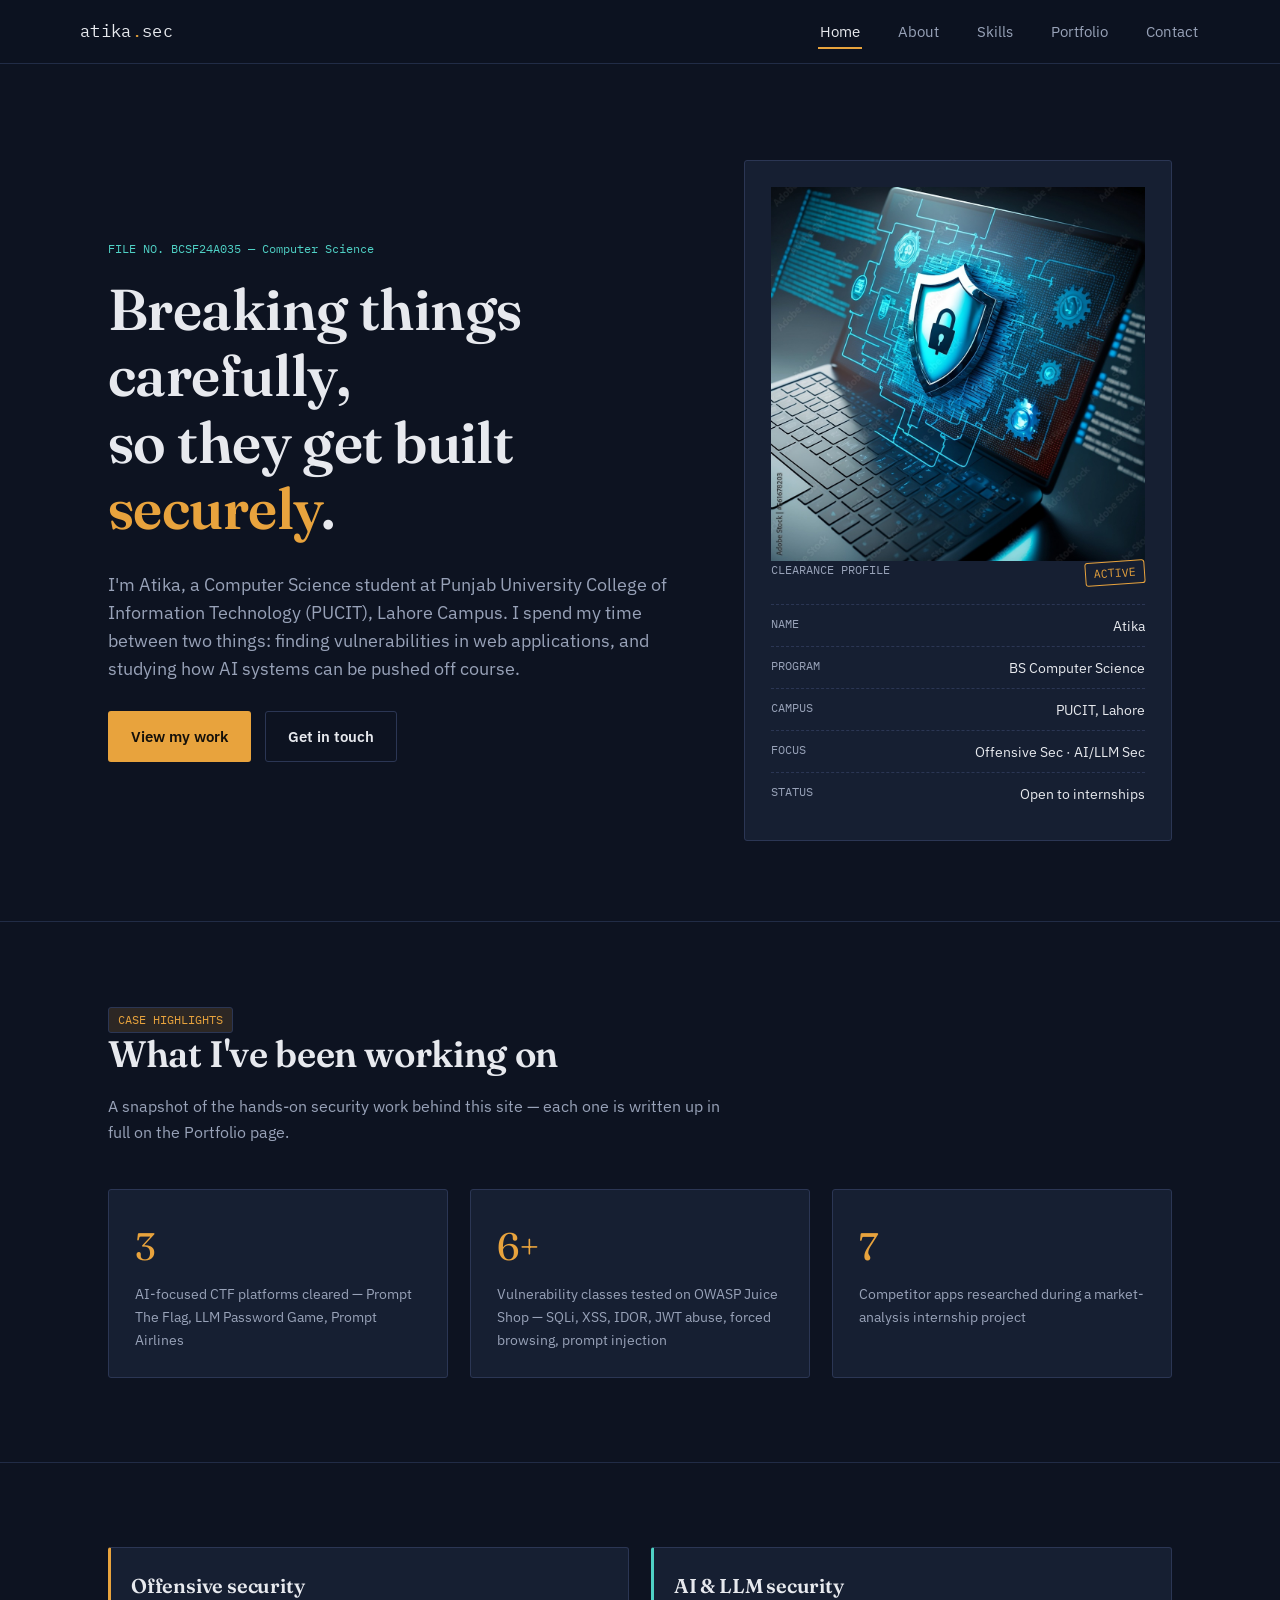
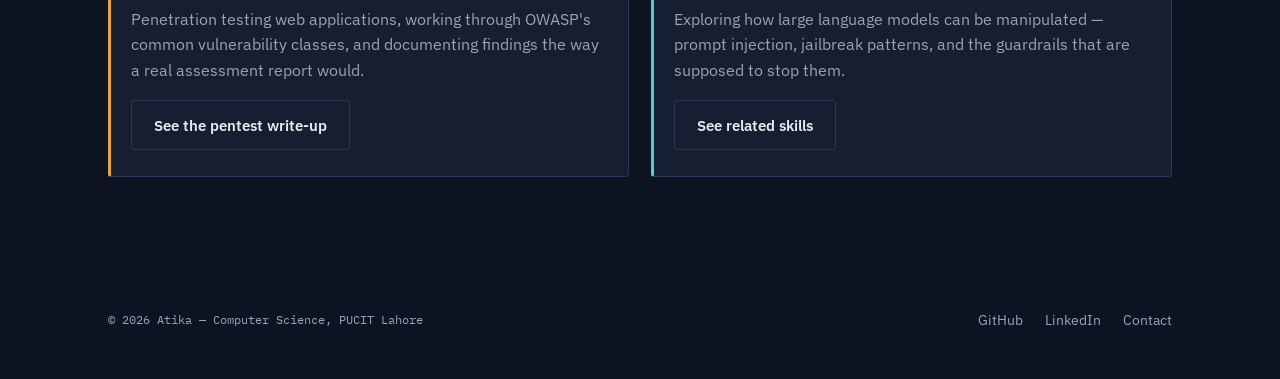
<file: index.html>
<!DOCTYPE html>
<html lang="en">
<head>
<meta charset="UTF-8">
<meta name="viewport" content="width=device-width, initial-scale=1.0">
<title>Atika — Computer Science Student</title>
<meta name="description" content="Portfolio of Atika, an Computer Science student focused on offensive security and AI/LLM security research.">
<link rel="preconnect" href="https://fonts.googleapis.com">
<link href="https://fonts.googleapis.com/css2?family=Fraunces:opsz,wght@9..144,300;9..144,600&family=IBM+Plex+Mono:wght@400;500&family=IBM+Plex+Sans:wght@400;500;600&display=swap" rel="stylesheet">
<link rel="stylesheet" href="css/style.css">
</head>
<body>
<a href="#main-content" class="skip-link">Skip to main content</a>
<header class="site-header">
  <nav class="nav container">
    <a href="index.html" class="brand">atika<span class="dot">.</span>sec</a>
    <button class="nav-toggle" aria-label="Toggle navigation" aria-expanded="false">
      <span></span><span></span><span></span>
    </button>
    <ul class="nav-links">
      <li><a href="index.html">Home</a></li>
      <li><a href="about.html">About</a></li>
      <li><a href="skills.html">Skills</a></li>
      <li><a href="portfolio.html">Portfolio</a></li>
      <li><a href="contact.html">Contact</a></li>
    </ul>
  </nav>
</header>

<main id="main-content">

  <section class="hero">
    <div class="container hero-grid">
      <div>
        <div class="hero-eyebrow">FILE NO. BCSF24A035 — Computer Science</div>
        <h1>Breaking things carefully,<br>so they get built <em>securely</em>.</h1>
        <p class="lead">I'm Atika, a Computer Science student at Punjab University College of Information Technology (PUCIT), Lahore Campus. I spend my time between two things: finding vulnerabilities in web applications, and studying how AI systems can be pushed off course.</p>
        <div class="hero-actions">
          <a href="portfolio.html" class="btn btn-primary">View my work</a>
          <a href="contact.html" class="btn btn-outline">Get in touch</a>
        </div>
      </div>

      <div class="badge">
           <img src="images/cyber-defense.jpg" 
         alt="Cybersecurity protection concept">
        <div class="badge-row">
          <span>CLEARANCE PROFILE</span>
          <span class="stamp">ACTIVE</span>
        </div>
        <div class="badge-field"><span>NAME</span><span>Atika</span></div>
        <div class="badge-field"><span>PROGRAM</span><span>BS Computer Science</span></div>
        <div class="badge-field"><span>CAMPUS</span><span>PUCIT, Lahore</span></div>
        <div class="badge-field"><span>FOCUS</span><span>Offensive Sec · AI/LLM Sec</span></div>
        <div class="badge-field"><span>STATUS</span><span>Open to internships</span></div>
      </div>
    </div>
  </section>

  <section>
    <div class="container">
      <div class="section-head">
        <div class="ref-tag">CASE HIGHLIGHTS</div>
        <h2>What I've been working on</h2>
        <p>A snapshot of the hands-on security work behind this site — each one is written up in full on the Portfolio page.</p>
      </div>

      <div class="grid-3">
        <div class="panel">
          <div class="stat-num">3</div>
          <div class="stat-label">AI-focused CTF platforms cleared — Prompt The Flag, LLM Password Game, Prompt Airlines</div>
        </div>
        <div class="panel">
          <div class="stat-num">6+</div>
          <div class="stat-label">Vulnerability classes tested on OWASP Juice Shop — SQLi, XSS, IDOR, JWT abuse, forced browsing, prompt injection</div>
        </div>
        <div class="panel">
          <div class="stat-num">7</div>
          <div class="stat-label">Competitor apps researched during a market-analysis internship project</div>
        </div>
      </div>
    </div>
  </section>

  <section>
    <div class="container">
      <div class="grid-2">
        <div class="panel interest-card">
          <h3>Offensive security</h3>
          <p>Penetration testing web applications, working through OWASP's common vulnerability classes, and documenting findings the way a real assessment report would.</p>
          <a href="portfolio.html" class="btn btn-outline">See the pentest write-up</a>
        </div>
        <div class="panel interest-card alt">
          <h3>AI &amp; LLM security</h3>
          <p>Exploring how large language models can be manipulated — prompt injection, jailbreak patterns, and the guardrails that are supposed to stop them.</p>
          <a href="skills.html" class="btn btn-outline">See related skills</a>
        </div>
      </div>
    </div>
  </section>

</main>

<footer class="site-footer">
  <div class="container footer-grid">
    <div class="footer-note">© 2026 Atika — Computer Science, PUCIT Lahore</div>
    <ul class="footer-links">
      <li><a href="https://github.com/" target="_blank" rel="noopener">GitHub</a></li>
      <li><a href="https://linkedin.com/" target="_blank" rel="noopener">LinkedIn</a></li>
      <li><a href="contact.html">Contact</a></li>
    </ul>
  </div>
</footer>

<button id="toTop" class="to-top" aria-label="Back to top">↑</button>

<script src="js/main.js"></script>
</body>
</html>
</file>
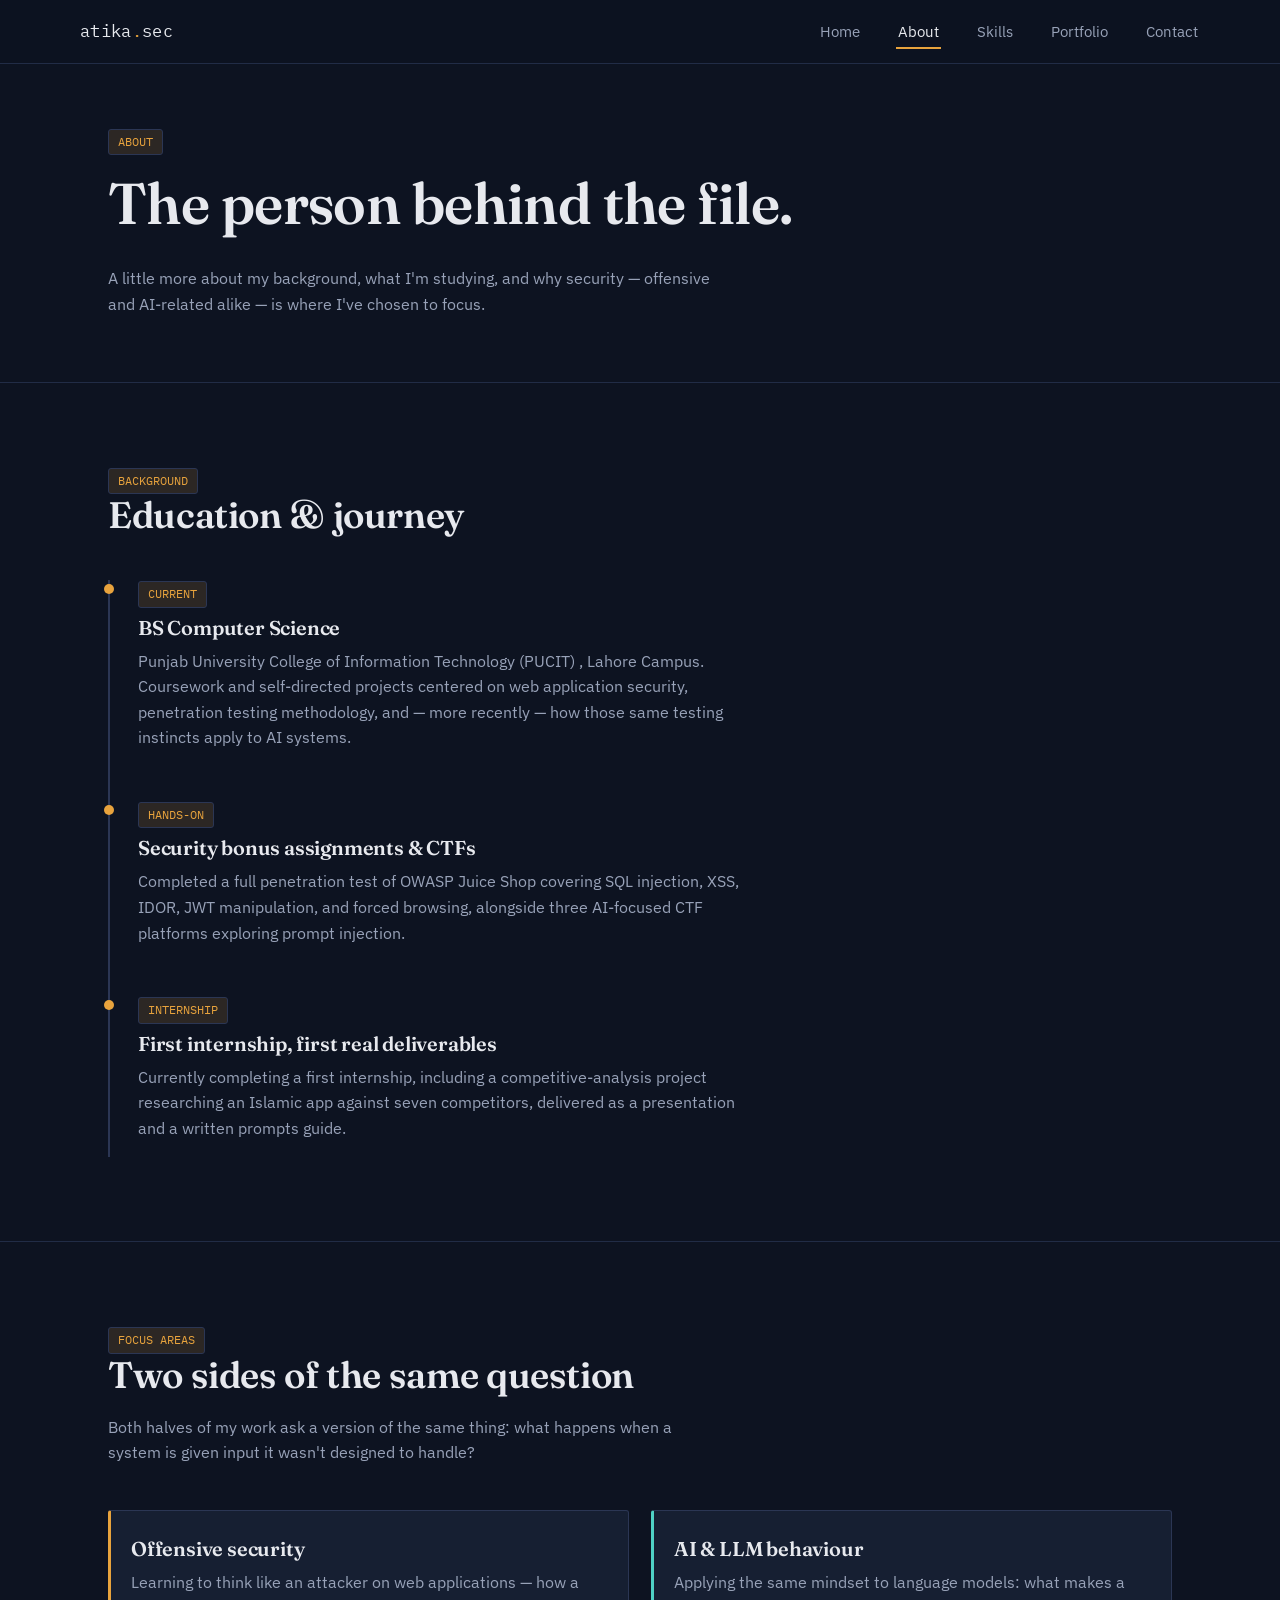
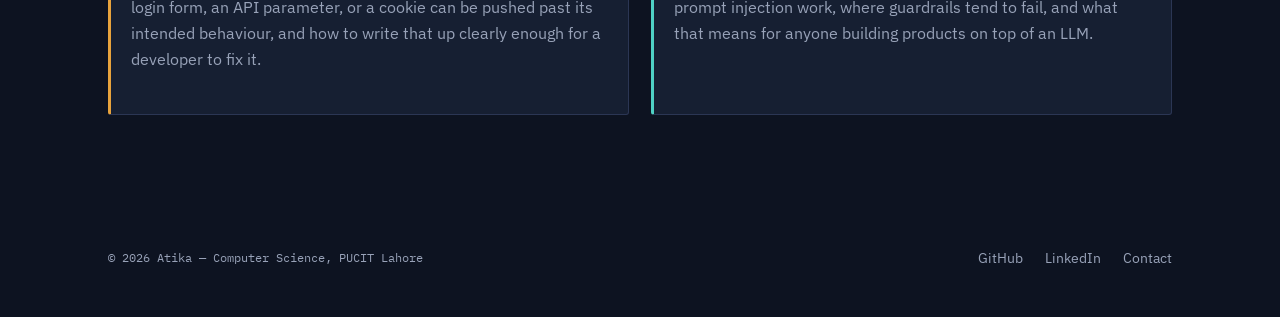
<file: about.html>
<!DOCTYPE html>
<html lang="en">
<head>
<meta charset="UTF-8">
<meta name="viewport" content="width=device-width, initial-scale=1.0">
<title>About — Atika</title>
<meta name="description" content="About Atika, a Computer Science student at Punjab University College of Information Technology (PUCIT), Lahore Campus.">
<link rel="preconnect" href="https://fonts.googleapis.com">
<link href="https://fonts.googleapis.com/css2?family=Fraunces:opsz,wght@9..144,300;9..144,600&family=IBM+Plex+Mono:wght@400;500&family=IBM+Plex+Sans:wght@400;500;600&display=swap" rel="stylesheet">
<link rel="stylesheet" href="css/style.css">
</head>
<body>
<a href="#main-content" class="skip-link">Skip to main content</a>
<header class="site-header">
  <nav class="nav container">
    <a href="index.html" class="brand">atika<span class="dot">.</span>sec</a>
    <button class="nav-toggle" aria-label="Toggle navigation" aria-expanded="false">
      <span></span><span></span><span></span>
    </button>
    <ul class="nav-links">
      <li><a href="index.html">Home</a></li>
      <li><a href="about.html">About</a></li>
      <li><a href="skills.html">Skills</a></li>
      <li><a href="portfolio.html">Portfolio</a></li>
      <li><a href="contact.html">Contact</a></li>
    </ul>
  </nav>
</header>

<main id="main-content">

  <section class="page-hero">
    <div class="container">
      <div class="ref-tag">ABOUT</div>
      <h1>The person behind the file.</h1>
      <p class="lead">A little more about my background, what I'm studying, and why security — offensive and AI-related alike — is where I've chosen to focus.</p>
    </div>
  </section>

  <section>
    <div class="container">
      <div class="section-head">
        <div class="ref-tag">BACKGROUND</div>
        <h2>Education &amp; journey</h2>
      </div>
      <div class="timeline">
        <div class="timeline-item">
          <div class="ref-tag">CURRENT</div>
          <h3>BS Computer Science</h3>
          <p>Punjab University College of Information Technology (PUCIT) , Lahore Campus. Coursework and self-directed projects centered on web application security, penetration testing methodology, and — more recently — how those same testing instincts apply to AI systems.</p>
        </div>
        <div class="timeline-item">
          <div class="ref-tag">HANDS-ON</div>
          <h3>Security bonus assignments &amp; CTFs</h3>
          <p>Completed a full penetration test of OWASP Juice Shop covering SQL injection, XSS, IDOR, JWT manipulation, and forced browsing, alongside three AI-focused CTF platforms exploring prompt injection.</p>
        </div>
        <div class="timeline-item">
          <div class="ref-tag">INTERNSHIP</div>
          <h3>First internship, first real deliverables</h3>
          <p>Currently completing a first internship, including a competitive-analysis project researching an Islamic app against seven competitors, delivered as a presentation and a written prompts guide.</p>
        </div>
      </div>
    </div>
  </section>

  <section>
    <div class="container">
      <div class="section-head">
        <div class="ref-tag">FOCUS AREAS</div>
        <h2>Two sides of the same question</h2>
        <p>Both halves of my work ask a version of the same thing: what happens when a system is given input it wasn't designed to handle?</p>
      </div>
      <div class="grid-2">
        <div class="panel interest-card">
          <h3>Offensive security</h3>
          <p>Learning to think like an attacker on web applications — how a login form, an API parameter, or a cookie can be pushed past its intended behaviour, and how to write that up clearly enough for a developer to fix it.</p>
        </div>
        <div class="panel interest-card alt">
          <h3>AI &amp; LLM behaviour</h3>
          <p>Applying the same mindset to language models: what makes a prompt injection work, where guardrails tend to fail, and what that means for anyone building products on top of an LLM.</p>
        </div>
      </div>
    </div>
  </section>

</main>

<footer class="site-footer">
  <div class="container footer-grid">
    <div class="footer-note">© 2026 Atika — Computer Science, PUCIT Lahore</div>
    <ul class="footer-links">
      <li><a href="https://github.com/" target="_blank" rel="noopener">GitHub</a></li>
      <li><a href="https://linkedin.com/" target="_blank" rel="noopener">LinkedIn</a></li>
      <li><a href="contact.html">Contact</a></li>
    </ul>
  </div>
</footer>

<button id="toTop" class="to-top" aria-label="Back to top">↑</button>

<script src="js/main.js"></script>
</body>
</html>
</file>
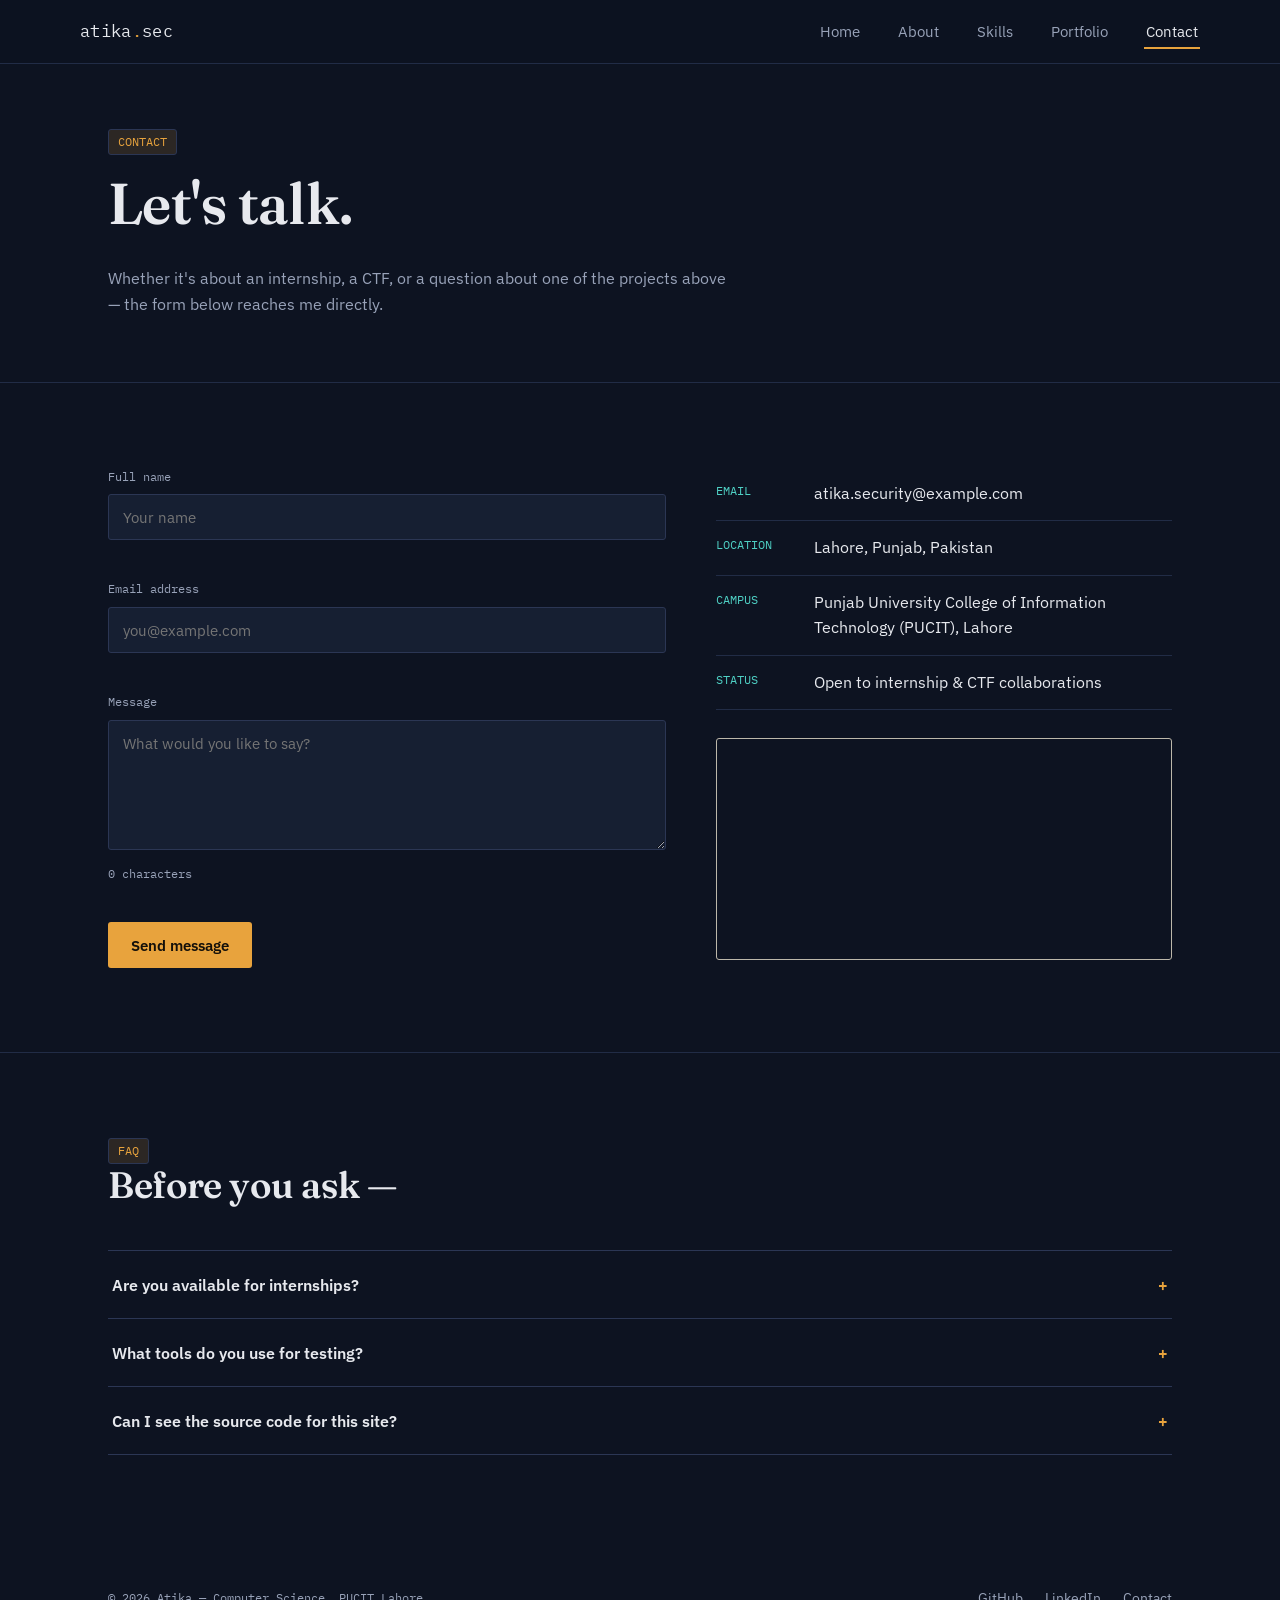
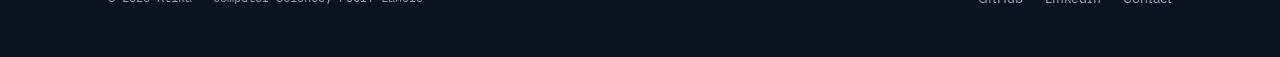
<file: contact.html>
<!DOCTYPE html>
<html lang="en">
<head>
<meta charset="UTF-8">
<meta name="viewport" content="width=device-width, initial-scale=1.0">
<title>Contact — Atika</title>
<meta name="description" content="Get in touch with Atika — Computer Science student at Punjab University College of Information Technology (PUCIT), Lahore.">
<link rel="preconnect" href="https://fonts.googleapis.com">
<link href="https://fonts.googleapis.com/css2?family=Fraunces:opsz,wght@9..144,300;9..144,600&family=IBM+Plex+Mono:wght@400;500&family=IBM+Plex+Sans:wght@400;500;600&display=swap" rel="stylesheet">
<link rel="stylesheet" href="css/style.css">
</head>
<body>
<a href="#main-content" class="skip-link">Skip to main content</a>
<header class="site-header">
  <nav class="nav container">
    <a href="index.html" class="brand">atika<span class="dot">.</span>sec</a>
    <button class="nav-toggle" aria-label="Toggle navigation" aria-expanded="false">
      <span></span><span></span><span></span>
    </button>
    <ul class="nav-links">
      <li><a href="index.html">Home</a></li>
      <li><a href="about.html">About</a></li>
      <li><a href="skills.html">Skills</a></li>
      <li><a href="portfolio.html">Portfolio</a></li>
      <li><a href="contact.html">Contact</a></li>
    </ul>
  </nav>
</header>

<main id="main-content">

  <section class="page-hero">
    <div class="container">
      <div class="ref-tag">CONTACT</div>
      <h1>Let's talk.</h1>
      <p class="lead">Whether it's about an internship, a CTF, or a question about one of the projects above — the form below reaches me directly.</p>
    </div>
  </section>

  <section>
    <div class="container form-grid">

      <div>
        <form id="contactForm" novalidate>
          <div class="field">
            <label for="name">Full name</label>
            <input type="text" id="name" name="name" placeholder="Your name">
            <div class="field-error"></div>
          </div>

          <div class="field">
            <label for="email">Email address</label>
            <input type="text" id="email" name="email" placeholder="you@example.com">
            <div class="field-error"></div>
          </div>

          <div class="field">
            <label for="message">Message</label>
            <textarea id="message" name="message" placeholder="What would you like to say?"></textarea>
             <div class="char-count" id="charCount">0 characters</div>
            <div class="field-error"></div>
          </div>

          <button type="submit" class="btn btn-primary">Send message</button>
          <div id="formStatus" class="form-status" role="status"></div>
        </form>
      </div>

      <div>
        <ul class="contact-info-list">
          <li><span class="k">EMAIL</span><span>atika.security@example.com</span></li>
          <li><span class="k">LOCATION</span><span>Lahore, Punjab, Pakistan</span></li>
          <li><span class="k">CAMPUS</span><span>Punjab University College of Information Technology (PUCIT), Lahore</span></li>
          <li><span class="k">STATUS</span><span>Open to internship &amp; CTF collaborations</span></li>
        </ul>

        <div class="map-frame">
          <iframe
            src="https://maps.google.com/maps?q=Lahore%2C%20Pakistan&t=&z=11&ie=UTF8&output=embed"
            loading="lazy"
            title="Map showing Lahore, Pakistan">
          </iframe>
        </div>
      </div>

    </div>
  </section>

  <section>
    <div class="container">
      <div class="section-head">
        <div class="ref-tag">FAQ</div>
        <h2>Before you ask —</h2>
      </div>

      <div class="accordion">
        <div class="acc-item">
          <button class="acc-trigger" aria-expanded="false">
            <span>Are you available for internships?</span>
            <span class="plus">+</span>
          </button>
          <div class="acc-panel">
            <p>Yes — I'm currently completing my first internship and I'm open to further opportunities, particularly in application security or AI safety research.</p>
          </div>
        </div>

        <div class="acc-item">
          <button class="acc-trigger" aria-expanded="false">
            <span>What tools do you use for testing?</span>
            <span class="plus">+</span>
          </button>
          <div class="acc-panel">
            <p>My testing so far has been on deliberately vulnerable targets like OWASP Juice Shop, working through browser dev tools, manual request tampering, and structured CTF platforms for the AI-focused work.</p>
          </div>
        </div>

        <div class="acc-item">
          <button class="acc-trigger" aria-expanded="false">
            <span>Can I see the source code for this site?</span>
            <span class="plus">+</span>
          </button>
          <div class="acc-panel">
            <p>Yes — the full project, including commit history and feature branches, is on GitHub. The link is in the footer.</p>
          </div>
        </div>
      </div>
    </div>
  </section>

</main>

<footer class="site-footer">
  <div class="container footer-grid">
    <div class="footer-note">© 2026 Atika — Computer Science, PUCIT Lahore</div>
    <ul class="footer-links">
      <li><a href="https://github.com/" target="_blank" rel="noopener">GitHub</a></li>
      <li><a href="https://linkedin.com/" target="_blank" rel="noopener">LinkedIn</a></li>
      <li><a href="contact.html">Contact</a></li>
    </ul>
  </div>
</footer>

<button id="toTop" class="to-top" aria-label="Back to top">↑</button>

<script src="js/main.js"></script>
</body>
</html>
</file>
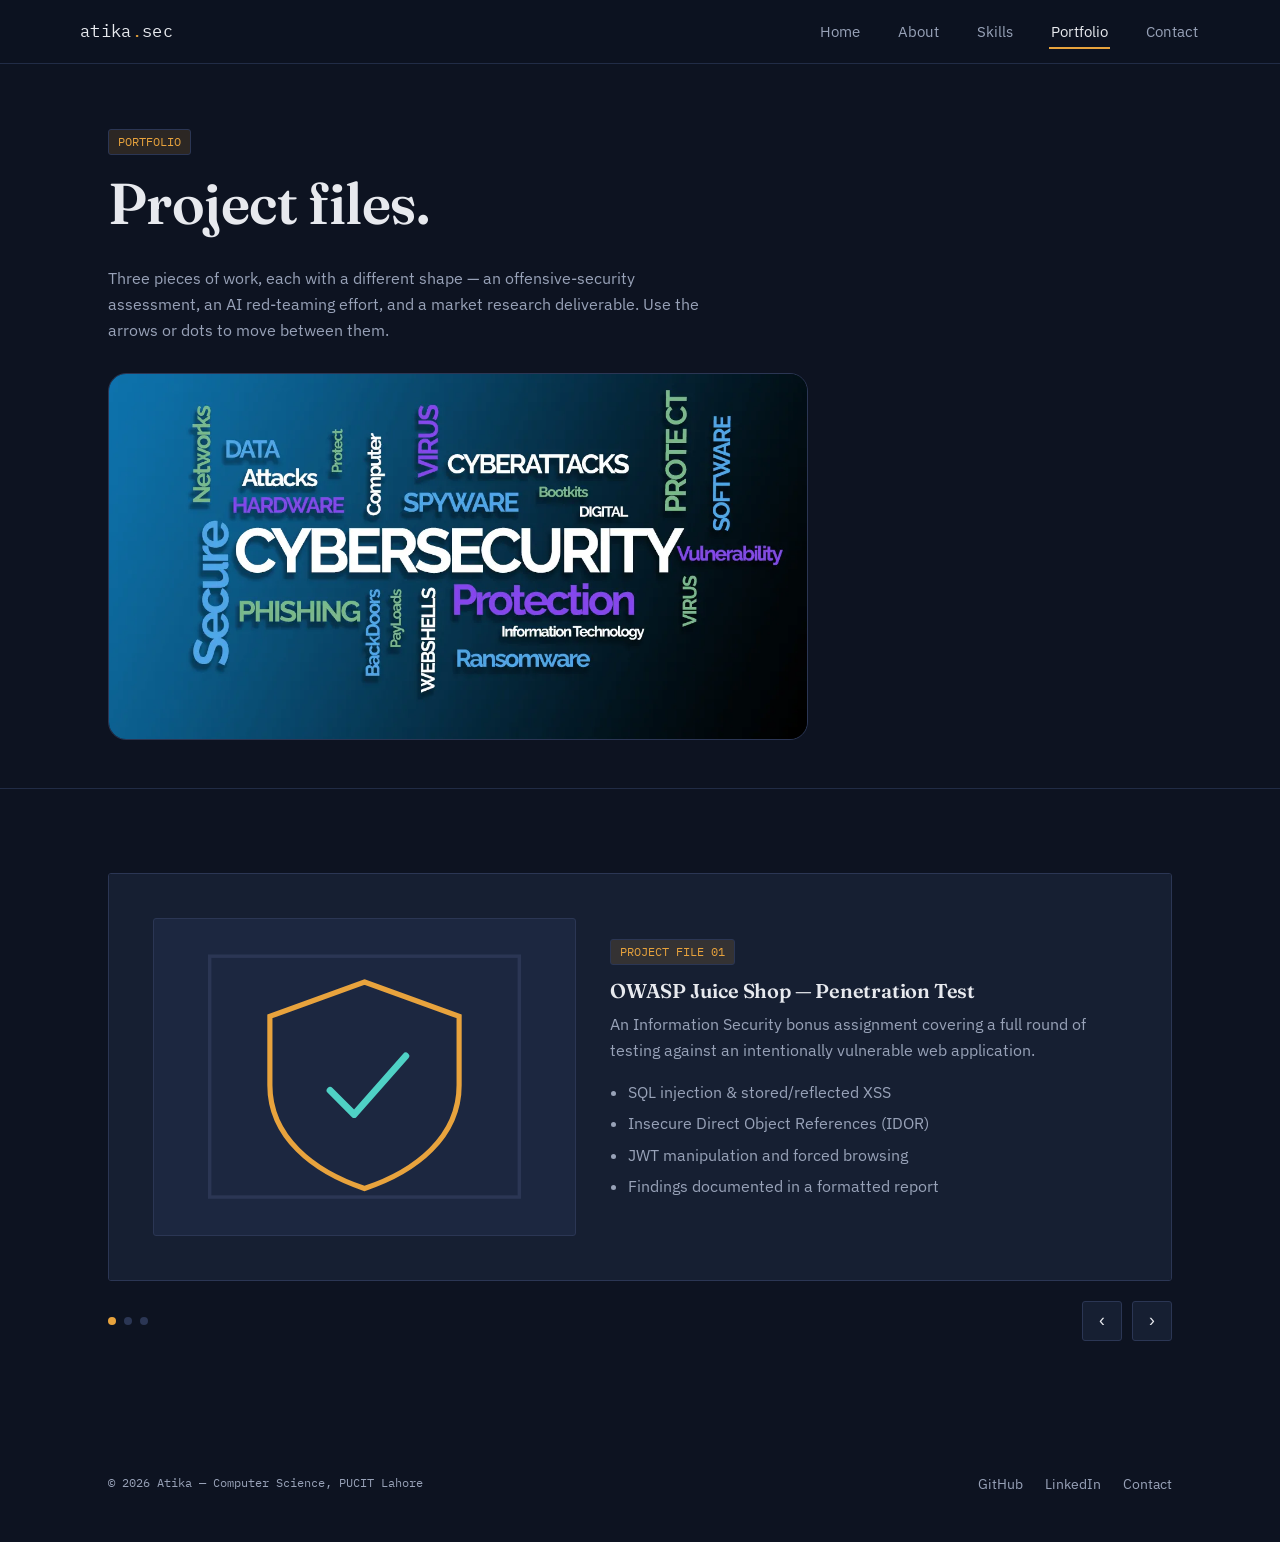
<file: portfolio.html>
<!DOCTYPE html>
<html lang="en">
<head>
<meta charset="UTF-8">
<meta name="viewport" content="width=device-width, initial-scale=1.0">
<title>Portfolio — Atika</title>
<meta name="description" content="Security and research projects by Atika: penetration testing, AI CTF challenges, and a competitive market analysis.">
<link rel="preconnect" href="https://fonts.googleapis.com">
<link href="https://fonts.googleapis.com/css2?family=Fraunces:opsz,wght@9..144,300;9..144,600&family=IBM+Plex+Mono:wght@400;500&family=IBM+Plex+Sans:wght@400;500;600&display=swap" rel="stylesheet">
<link rel="stylesheet" href="css/style.css">
</head>
<body>
<a href="#main-content" class="skip-link">Skip to main content</a>
<header class="site-header">
  <nav class="nav container">
    <a href="index.html" class="brand">atika<span class="dot">.</span>sec</a>
    <button class="nav-toggle" aria-label="Toggle navigation" aria-expanded="false">
      <span></span><span></span><span></span>
    </button>
    <ul class="nav-links">
      <li><a href="index.html">Home</a></li>
      <li><a href="about.html">About</a></li>
      <li><a href="skills.html">Skills</a></li>
      <li><a href="portfolio.html">Portfolio</a></li>
      <li><a href="contact.html">Contact</a></li>
    </ul>
  </nav>
</header>

<main id="main-content">

  <section class="page-hero">
    <div class="container">
      <div class="ref-tag">PORTFOLIO</div>
      <h1>Project files.</h1>
      <p class="lead">Three pieces of work, each with a different shape — an offensive-security assessment, an AI red-teaming effort, and a market research deliverable. Use the arrows or dots to move between them.</p>
         <img src="images/security-overview.webp"
           alt="Cybersecurity overview"
           class="portfolio-image">
    </div>
  </section>

  <section>
    <div class="container">

      <div class="carousel">
        <div class="carousel-track-wrap">
          <div class="carousel-track">

            <div class="slide">
              <div class="slide-visual">
                <svg viewBox="0 0 200 160" xmlns="http://www.w3.org/2000/svg">
                  <rect x="10" y="10" width="180" height="140" fill="none" stroke="var(--border)" stroke-width="2"/>
                  <path d="M100 25 L155 45 V85 C155 115 130 135 100 145 C70 135 45 115 45 85 V45 Z" fill="none" stroke="var(--accent)" stroke-width="3"/>
                  <path d="M80 88 L94 102 L124 68" fill="none" stroke="var(--teal)" stroke-width="4" stroke-linecap="round" stroke-linejoin="round"/>
                </svg>
              </div>
              <div class="slide-body">
                <div class="ref-tag">PROJECT FILE 01</div>
                <h3>OWASP Juice Shop — Penetration Test</h3>
                <p>An Information Security bonus assignment covering a full round of testing against an intentionally vulnerable web application.</p>
                <ul>
                  <li>SQL injection &amp; stored/reflected XSS</li>
                  <li>Insecure Direct Object References (IDOR)</li>
                  <li>JWT manipulation and forced browsing</li>
                  <li>Findings documented in a formatted report</li>
                </ul>
              </div>
            </div>

            <div class="slide">
              <div class="slide-visual">
                <svg viewBox="0 0 200 160" xmlns="http://www.w3.org/2000/svg">
                  <rect x="10" y="10" width="180" height="140" fill="none" stroke="var(--border)" stroke-width="2"/>
                  <path d="M40 45 h95 a12 12 0 0 1 12 12 v38 a12 12 0 0 1 -12 12 H75 l-22 18 v-18 H40 a12 12 0 0 1 -12 -12 V57 a12 12 0 0 1 12 -12 Z" fill="none" stroke="var(--accent)" stroke-width="3"/>
                  <text x="55" y="83" font-family="IBM Plex Mono, monospace" font-size="16" fill="var(--teal)">&lt;/&gt;</text>
                </svg>
              </div>
              <div class="slide-body">
                <div class="ref-tag">PROJECT FILE 02</div>
                <h3>AI-Focused CTF Challenges</h3>
                <p>Three capture-the-flag platforms built around large language models, exploring how far a crafted prompt can push a model off its intended behaviour.</p>
                <ul>
                  <li>Prompt The Flag</li>
                  <li>LLM Password Game</li>
                  <li>Prompt Airlines</li>
                  <li>Focus: prompt injection &amp; guardrail evasion</li>
                </ul>
              </div>
            </div>

            <div class="slide">
              <div class="slide-visual">
                <svg viewBox="0 0 200 160" xmlns="http://www.w3.org/2000/svg">
                  <rect x="10" y="10" width="180" height="140" fill="none" stroke="var(--border)" stroke-width="2"/>
                  <line x1="35" y1="125" x2="165" y2="125" stroke="var(--border)" stroke-width="2"/>
                  <rect x="48" y="90" width="16" height="35" fill="var(--teal)"/>
                  <rect x="76" y="65" width="16" height="60" fill="var(--accent)"/>
                  <rect x="104" y="80" width="16" height="45" fill="var(--teal)"/>
                  <rect x="132" y="50" width="16" height="75" fill="var(--accent)"/>
                </svg>
              </div>
              <div class="slide-body">
                <div class="ref-tag">PROJECT FILE 03</div>
                <h3>Competitive Analysis — Deen App</h3>
                <p>An internship deliverable researching an Islamic app against seven established competitors to surface positioning and feature gaps.</p>
                <ul>
                  <li>Benchmarked against Muslim Pro, Quran Majeed, Athan &amp; others</li>
                  <li>Delivered as an 11-slide presentation</li>
                  <li>Accompanied by a written prompts guide</li>
                </ul>
              </div>
            </div>

          </div>
        </div>

        <div class="carousel-controls">
          <div class="carousel-dots"></div>
          <div class="carousel-arrows">
            <button class="carousel-arrow prev" aria-label="Previous project">‹</button>
            <button class="carousel-arrow next" aria-label="Next project">›</button>
          </div>
        </div>
      </div>

    </div>
  </section>

</main>

<footer class="site-footer">
  <div class="container footer-grid">
    <div class="footer-note">© 2026 Atika — Computer Science, PUCIT Lahore</div>
    <ul class="footer-links">
      <li><a href="https://github.com/" target="_blank" rel="noopener">GitHub</a></li>
      <li><a href="https://linkedin.com/" target="_blank" rel="noopener">LinkedIn</a></li>
      <li><a href="contact.html">Contact</a></li>
    </ul>
  </div>
</footer>

<button id="toTop" class="to-top" aria-label="Back to top">↑</button>

<script src="js/main.js"></script>
</body>
</html>
</file>
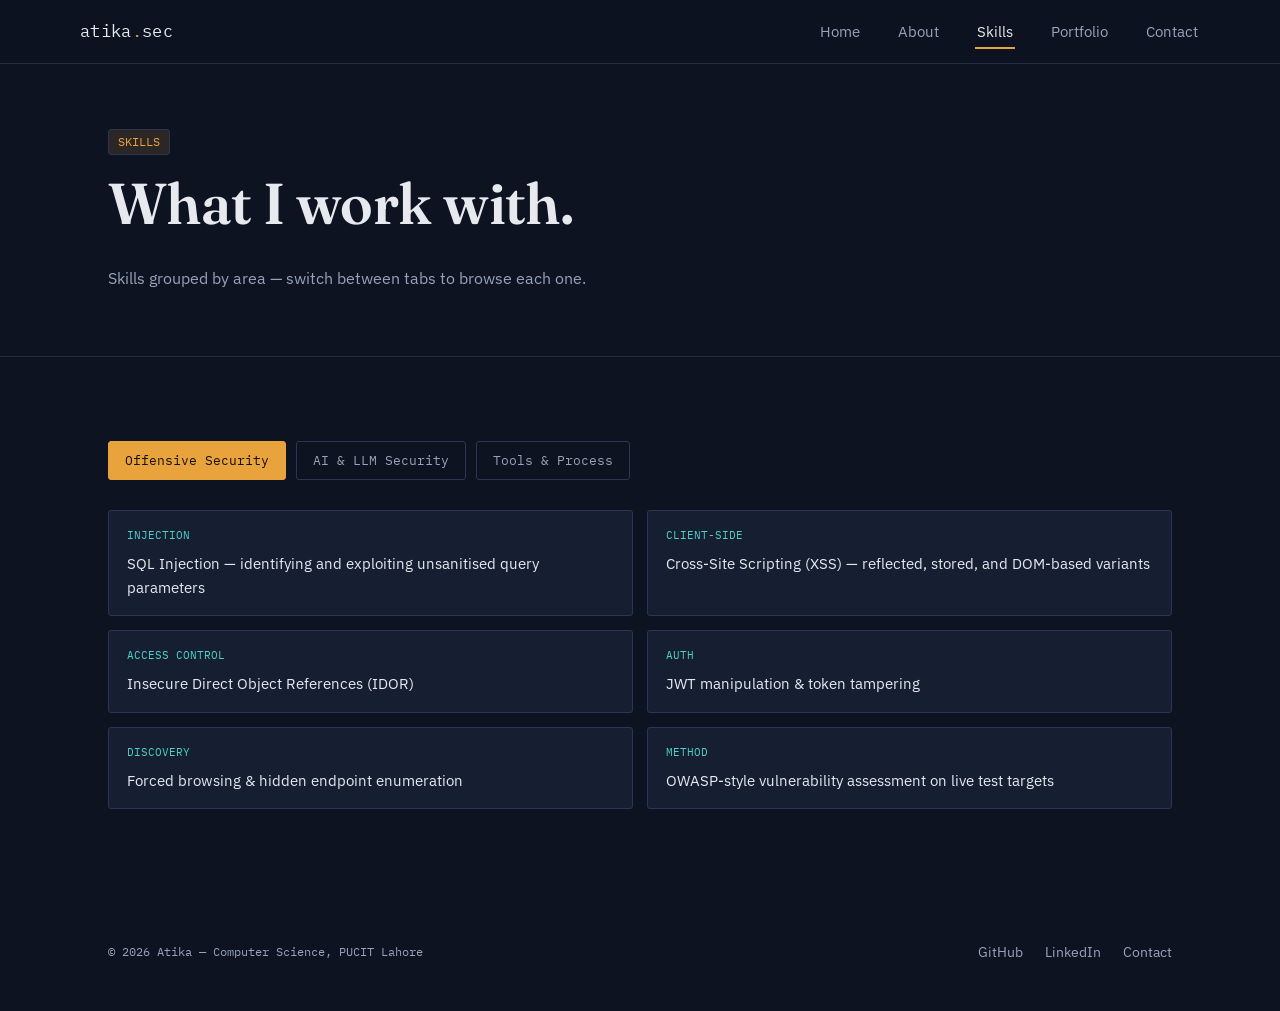
<file: skills.html>
<!DOCTYPE html>
<html lang="en">
<head>
<meta charset="UTF-8">
<meta name="viewport" content="width=device-width, initial-scale=1.0">
<title>Skills — Atika</title>
<meta name="description" content="Technical skills across offensive security, AI/LLM security, and research documentation.">
<link rel="preconnect" href="https://fonts.googleapis.com">
<link href="https://fonts.googleapis.com/css2?family=Fraunces:opsz,wght@9..144,300;9..144,600&family=IBM+Plex+Mono:wght@400;500&family=IBM+Plex+Sans:wght@400;500;600&display=swap" rel="stylesheet">
<link rel="stylesheet" href="css/style.css">
</head>
<body>
<a href="#main-content" class="skip-link">Skip to main content</a>
<header class="site-header">
  <nav class="nav container">
    <a href="index.html" class="brand">atika<span class="dot">.</span>sec</a>
    <button class="nav-toggle" aria-label="Toggle navigation" aria-expanded="false">
      <span></span><span></span><span></span>
    </button>
    <ul class="nav-links">
      <li><a href="index.html">Home</a></li>
      <li><a href="about.html">About</a></li>
      <li><a href="skills.html">Skills</a></li>
      <li><a href="portfolio.html">Portfolio</a></li>
      <li><a href="contact.html">Contact</a></li>
    </ul>
  </nav>
</header>

<main id="main-content">

  <section class="page-hero">
    <div class="container">
      <div class="ref-tag">SKILLS</div>
      <h1>What I work with.</h1>
      <p class="lead">Skills grouped by area — switch between tabs to browse each one.</p>
    </div>
  </section>

  <section>
    <div class="container">

      <div class="tabs" role="tablist">
        <button class="tab-btn active" data-tab="tab-offensive" role="tab" aria-selected="true">Offensive Security</button>
        <button class="tab-btn" data-tab="tab-ai" role="tab" aria-selected="false">AI &amp; LLM Security</button>
        <button class="tab-btn" data-tab="tab-tools" role="tab" aria-selected="false">Tools &amp; Process</button>
      </div>

      <div id="tab-offensive" class="tab-panel active">
        <ul class="skill-list">
          <li><span class="tag">INJECTION</span>SQL Injection — identifying and exploiting unsanitised query parameters</li>
          <li><span class="tag">CLIENT-SIDE</span>Cross-Site Scripting (XSS) — reflected, stored, and DOM-based variants</li>
          <li><span class="tag">ACCESS CONTROL</span>Insecure Direct Object References (IDOR)</li>
          <li><span class="tag">AUTH</span>JWT manipulation &amp; token tampering</li>
          <li><span class="tag">DISCOVERY</span>Forced browsing &amp; hidden endpoint enumeration</li>
          <li><span class="tag">METHOD</span>OWASP-style vulnerability assessment on live test targets</li>
        </ul>
      </div>

      <div id="tab-ai" class="tab-panel">
        <ul class="skill-list">
          <li><span class="tag">MANIPULATION</span>Prompt injection techniques against LLM-backed applications</li>
          <li><span class="tag">CTF</span>Practical experience from Prompt The Flag, LLM Password Game, and Prompt Airlines</li>
          <li><span class="tag">EVALUATION</span>Probing guardrails and safety behaviour in conversational AI</li>
          <li><span class="tag">ANALYSIS</span>Reading LLM behaviour for unintended or unsafe responses</li>
        </ul>
      </div>

      <div id="tab-tools" class="tab-panel">
        <ul class="skill-list">
          <li><span class="tag">RESEARCH</span>Competitive &amp; market analysis (7-app comparative study)</li>
          <li><span class="tag">DOCUMENTATION</span>Formal reporting — structured .docx and slide-deck deliverables</li>
          <li><span class="tag">WEB DEV</span>HTML, CSS &amp; JavaScript for front-end interfaces</li>
          <li><span class="tag">VERSION CONTROL</span>Git &amp; GitHub, feature-branch workflows</li>
        </ul>
      </div>

    </div>
  </section>

</main>

<footer class="site-footer">
  <div class="container footer-grid">
    <div class="footer-note">© 2026 Atika — Computer Science, PUCIT Lahore</div>
    <ul class="footer-links">
      <li><a href="https://github.com/" target="_blank" rel="noopener">GitHub</a></li>
      <li><a href="https://linkedin.com/" target="_blank" rel="noopener">LinkedIn</a></li>
      <li><a href="contact.html">Contact</a></li>
    </ul>
  </div>
</footer>

<button id="toTop" class="to-top" aria-label="Back to top">↑</button>

<script src="js/main.js"></script>
</body>
</html>
</file>
<file: css/style.css>
/* ==========================================================================
   Atika — Computer Science Portfolio
   Design concept: a "case file" — the visual language of a security audit
   report. Deep ink-navy ground, a clearance-stamp amber accent, thin ruled
   borders instead of soft shadows, monospace used only for real reference
   data (file numbers, CVE-style tags) rather than decoration.
   ========================================================================== */

:root {
  /* Color */
  --bg:         #0D1321;
  --bg-panel:   #161F32;
  --bg-raised:  #1C2740;
  --border:     #2B3654;
  --border-soft:#212C46;
  --text:       #E7E9EE;
  --text-muted: #98A2B8;
  --accent:     #E8A33D;
  --accent-dim: rgba(232, 163, 61, 0.14);
  --teal:       #4FD1C5;
  --danger:     #E5654A;
  --ok:         #4FD18C;

  /* Type */
  --font-display: 'Fraunces', Georgia, serif;
  --font-body: 'IBM Plex Sans', -apple-system, Segoe UI, sans-serif;
  --font-mono: 'IBM Plex Mono', 'Courier New', monospace;

  /* Layout */
  --maxw: 1120px;
  --radius: 3px;
}

* { box-sizing: border-box; }
html { scroll-behavior: smooth; }

body {
  margin: 0;
  background: var(--bg);
  color: var(--text);
  font-family: var(--font-body);
  font-size: 16px;
  line-height: 1.6;
  -webkit-font-smoothing: antialiased;
}

img { max-width: 100%; display: block; }
a { color: inherit; text-decoration: none; }

h1, h2, h3, h4 {
  font-family: var(--font-display);
  font-weight: 600;
  line-height: 1.15;
  margin: 0 0 0.5em;
  letter-spacing: -0.01em;
}

h1 { font-size: clamp(2.2rem, 5vw, 3.6rem); }
h2 { font-size: clamp(1.6rem, 3.2vw, 2.3rem); }
h3 { font-size: 1.25rem; }

p { margin: 0 0 1em; color: var(--text-muted); max-width: 62ch; }

.container {
  width: 100%;
  max-width: var(--maxw);
  margin: 0 auto;
  padding: 0 28px;
}

.ref-tag {
  font-family: var(--font-mono);
  font-size: 0.72rem;
  color: var(--accent);
  border: 1px solid var(--border);
  padding: 3px 9px;
  border-radius: var(--radius);
  display: inline-block;
  background: var(--accent-dim);
}

section { padding: 84px 0; border-bottom: 1px solid var(--border-soft); }
section:last-of-type { border-bottom: none; }

.section-head { margin-bottom: 44px; max-width: 640px; }
.section-head p { margin-top: 10px; }

/* Focus visibility for accessibility */
a:focus-visible, button:focus-visible, input:focus-visible, textarea:focus-visible {
  outline: 2px solid var(--teal);
  outline-offset: 2px;
}

@media (prefers-reduced-motion: reduce) {
  * { animation-duration: 0.001ms !important; transition-duration: 0.001ms !important; }
  html { scroll-behavior: auto; }
}

/* ==========================================================================
   Buttons
   ========================================================================== */

.btn {
  display: inline-flex;
  align-items: center;
  gap: 8px;
  font-family: var(--font-body);
  font-weight: 600;
  font-size: 0.95rem;
  padding: 12px 22px;
  border-radius: var(--radius);
  border: 1px solid transparent;
  cursor: pointer;
  transition: background 0.15s ease, border-color 0.15s ease, transform 0.1s ease;
}
.btn:active { transform: translateY(1px); }

.btn-primary { background: var(--accent); color: #14100A; }
.btn-primary:hover { background: #f2b354; }

.btn-outline { background: transparent; color: var(--text); border-color: var(--border); }
.btn-outline:hover { border-color: var(--teal); color: var(--teal); }

/* ==========================================================================
   Navigation
   ========================================================================== */

.site-header {
  position: sticky;
  top: 0;
  z-index: 50;
  background: rgba(13, 19, 33, 0.9);
  backdrop-filter: blur(8px);
  border-bottom: 1px solid var(--border-soft);
}

.nav {
  display: flex;
  align-items: center;
  justify-content: space-between;
  padding: 18px 0;
}

.brand {
  font-family: var(--font-mono);
  font-size: 1.05rem;
  letter-spacing: 0.02em;
  color: var(--text);
}
.brand .dot { color: var(--accent); }

.nav-links {
  display: flex;
  gap: 34px;
  list-style: none;
  margin: 0;
  padding: 0;
}

.nav-links a {
  font-size: 0.95rem;
  color: var(--text-muted);
  padding: 6px 2px;
  border-bottom: 2px solid transparent;
  transition: color 0.15s ease, border-color 0.15s ease;
}

.nav-links a:hover,
.nav-links a.active {
  color: var(--text);
  border-bottom-color: var(--accent);
}

.nav-toggle {
  display: none;
  flex-direction: column;
  gap: 5px;
  background: none;
  border: none;
  cursor: pointer;
  padding: 6px;
}
.nav-toggle span {
  width: 24px;
  height: 2px;
  background: var(--text);
  transition: transform 0.2s ease, opacity 0.2s ease;
}
.nav-toggle.open span:nth-child(1) { transform: translateY(7px) rotate(45deg); }
.nav-toggle.open span:nth-child(2) { opacity: 0; }
.nav-toggle.open span:nth-child(3) { transform: translateY(-7px) rotate(-45deg); }

@media (max-width: 820px) {
  .nav-toggle { display: flex; }
  .nav-links {
    position: absolute;
    top: 100%;
    left: 0;
    right: 0;
    flex-direction: column;
    gap: 0;
    background: var(--bg-panel);
    border-bottom: 1px solid var(--border);
    max-height: 0;
    overflow: hidden;
    transition: max-height 0.25s ease;
  }
  .nav-links.open { max-height: 320px; }
  .nav-links li { border-top: 1px solid var(--border-soft); }
  .nav-links a { display: block; padding: 16px 28px; border-bottom: none; }
  .nav-links a.active { background: var(--accent-dim); }
}

/* ==========================================================================
   Hero
   ========================================================================== */

.hero {
  padding: 96px 0 80px;
  border-bottom: 1px solid var(--border-soft);
}

.hero-grid {
  display: grid;
  grid-template-columns: 1.15fr 0.85fr;
  gap: 56px;
  align-items: center;
}

.hero-eyebrow {
  font-family: var(--font-mono);
  font-size: 0.78rem;
  color: var(--teal);
  margin-bottom: 18px;
}

.hero h1 em { color: var(--accent); font-style: normal; }

.hero .lead { font-size: 1.1rem; max-width: 52ch; }

.hero-actions { display: flex; gap: 14px; margin-top: 28px; flex-wrap: wrap; }

/* Stamped "clearance badge" graphic, built with CSS/SVG only */
.badge {
  border: 1px solid var(--border);
  background: var(--bg-panel);
  border-radius: var(--radius);
  padding: 26px;
  position: relative;
}
.badge-row {
  display: flex;
  justify-content: space-between;
  font-family: var(--font-mono);
  font-size: 0.72rem;
  color: var(--text-muted);
  margin-bottom: 18px;
}
.badge-row .stamp {
  color: var(--accent);
  border: 1px solid var(--accent);
  padding: 2px 8px;
  border-radius: var(--radius);
  transform: rotate(-4deg);
}
.badge-field { display: flex; justify-content: space-between; padding: 9px 0; border-top: 1px dashed var(--border); font-size: 0.9rem; }
.badge-field span:first-child { color: var(--text-muted); font-family: var(--font-mono); font-size: 0.78rem; }

@media (max-width: 900px) {
  .hero-grid { grid-template-columns: 1fr; }
}

/* ==========================================================================
   Highlight / stat panels
   ========================================================================== */

.grid-3 { display: grid; grid-template-columns: repeat(3, 1fr); gap: 22px; }
.grid-2 { display: grid; grid-template-columns: repeat(2, 1fr); gap: 22px; }

.panel {
  border: 1px solid var(--border);
  background: var(--bg-panel);
  border-radius: var(--radius);
  padding: 26px;
}

.panel .ref-tag { margin-bottom: 14px; }

.stat-num {
  font-family: var(--font-display);
  font-size: 2.4rem;
  color: var(--accent);
  margin-bottom: 4px;
}
.stat-label { font-size: 0.9rem; color: var(--text-muted); }

@media (max-width: 820px) {
  .grid-3 { grid-template-columns: 1fr; }
  .grid-2 { grid-template-columns: 1fr; }
}

/* ==========================================================================
   Timeline (About page)
   ========================================================================== */

.timeline { border-left: 2px solid var(--border); padding-left: 28px; display: flex; flex-direction: column; gap: 34px; }
.timeline-item { position: relative; }
.timeline-item::before {
  content: '';
  position: absolute;
  left: -34px;
  top: 4px;
  width: 10px;
  height: 10px;
  border-radius: 50%;
  background: var(--accent);
}
.timeline-item .ref-tag { margin-bottom: 8px; }

/* Interest split cards */
.interest-card { border-left: 3px solid var(--accent); padding-left: 20px; }
.interest-card.alt { border-left-color: var(--teal); }

/* ==========================================================================
   Tabs (Skills page)
   ========================================================================== */

.tabs { display: flex; gap: 10px; margin-bottom: 30px; flex-wrap: wrap; }
.tab-btn {
  font-family: var(--font-mono);
  font-size: 0.82rem;
  background: transparent;
  border: 1px solid var(--border);
  color: var(--text-muted);
  padding: 10px 16px;
  border-radius: var(--radius);
  cursor: pointer;
  transition: all 0.15s ease;
}
.tab-btn:hover { color: var(--text); border-color: var(--teal); }
.tab-btn.active { color: #14100A; background: var(--accent); border-color: var(--accent); }

.tab-panel { display: none; }
.tab-panel.active { display: block; animation: fadein 0.2s ease; }

@keyframes fadein { from { opacity: 0; } to { opacity: 1; } }

.skill-list { list-style: none; padding: 0; margin: 0; display: grid; grid-template-columns: repeat(2, 1fr); gap: 14px; }
.skill-list li {
  border: 1px solid var(--border);
  background: var(--bg-panel);
  border-radius: var(--radius);
  padding: 16px 18px;
  font-size: 0.95rem;
}
.skill-list li .tag {
  display: block;
  font-family: var(--font-mono);
  font-size: 0.7rem;
  color: var(--teal);
  margin-bottom: 6px;
}

@media (max-width: 700px) {
  .skill-list { grid-template-columns: 1fr; }
}

/* ==========================================================================
   Carousel (Portfolio page)
   ========================================================================== */

.carousel { position: relative; }
.carousel:focus-visible { outline: 2px solid var(--teal); outline-offset: 4px; }
.carousel-track-wrap { overflow: hidden; border: 1px solid var(--border); border-radius: var(--radius); }
.carousel-track { display: flex; transition: transform 0.4s ease; }

.slide {
  min-width: 100%;
  padding: 44px;
  background: var(--bg-panel);
  display: grid;
  grid-template-columns: 0.9fr 1.1fr;
  gap: 34px;
  align-items: center;
}

.slide-visual {
  border: 1px solid var(--border);
  border-radius: var(--radius);
  background: var(--bg-raised);
  aspect-ratio: 4 / 3;
  display: flex;
  align-items: center;
  justify-content: center;
  padding: 20px;
}
.slide-visual svg { width: 100%; height: 100%; }

.slide-body .ref-tag { margin-bottom: 14px; }
.slide-body ul { padding-left: 18px; color: var(--text-muted); }
.slide-body li { margin-bottom: 6px; }

@media (max-width: 760px) {
  .slide { grid-template-columns: 1fr; padding: 26px; }
}

.carousel-controls {
  display: flex;
  align-items: center;
  justify-content: space-between;
  margin-top: 20px;
}

.carousel-arrows { display: flex; gap: 10px; }
.carousel-arrow {
  width: 40px; height: 40px;
  border: 1px solid var(--border);
  background: var(--bg-panel);
  color: var(--text);
  border-radius: var(--radius);
  cursor: pointer;
  font-size: 1.1rem;
  display: flex; align-items: center; justify-content: center;
}
.carousel-arrow:hover { border-color: var(--accent); color: var(--accent); }

.carousel-dots { display: flex; gap: 8px; }
.carousel-dot { width: 8px; height: 8px; border-radius: 50%; background: var(--border); border: none; cursor: pointer; padding: 0; }
.carousel-dot.active { background: var(--accent); }

/* ==========================================================================
   Accordion (FAQ)
   ========================================================================== */

.accordion { border-top: 1px solid var(--border); }
.acc-item { border-bottom: 1px solid var(--border); }
.acc-trigger {
  width: 100%;
  text-align: left;
  background: none;
  border: none;
  color: var(--text);
  font-family: var(--font-body);
  font-size: 1rem;
  font-weight: 600;
  padding: 20px 4px;
  cursor: pointer;
  display: flex;
  justify-content: space-between;
  align-items: center;
}
.acc-trigger .plus { font-family: var(--font-mono); color: var(--accent); transition: transform 0.2s ease; }
.acc-trigger[aria-expanded="true"] .plus { transform: rotate(45deg); }

.acc-panel {
  max-height: 0;
  overflow: hidden;
  transition: max-height 0.25s ease;
}
.acc-panel p { padding-bottom: 18px; margin: 0; }

/* ==========================================================================
   Forms (Contact page)
   ========================================================================== */

.form-grid { display: grid; grid-template-columns: 1.1fr 0.9fr; gap: 50px; }

.field { margin-bottom: 20px; }
.field label {
  display: block;
  font-family: var(--font-mono);
  font-size: 0.78rem;
  color: var(--text-muted);
  margin-bottom: 8px;
}
.field input,
.field textarea {
  width: 100%;
  background: var(--bg-panel);
  border: 1px solid var(--border);
  border-radius: var(--radius);
  padding: 12px 14px;
  color: var(--text);
  font-family: var(--font-body);
  font-size: 0.95rem;
}
.field input:focus, .field textarea:focus { border-color: var(--teal); }
.field textarea { min-height: 130px; resize: vertical; }
.char-count { font-family: var(--font-mono); font-size: 0.75rem; color: var(--text-muted); margin-top: 6px; }

.field.has-error input,
.field.has-error textarea { border-color: var(--danger); }
.field-error {
  font-size: 0.8rem;
  color: var(--danger);
  margin-top: 6px;
  min-height: 1em;
  font-family: var(--font-mono);
}

.form-status {
  margin-top: 16px;
  font-family: var(--font-mono);
  font-size: 0.85rem;
  padding: 12px 14px;
  border-radius: var(--radius);
  display: none;
}
.form-status.show { display: block; }
.form-status.ok { background: rgba(79, 209, 140, 0.1); color: var(--ok); border: 1px solid rgba(79,209,140,0.3); }
.form-status.err { background: rgba(229, 101, 74, 0.1); color: var(--danger); border: 1px solid rgba(229,101,74,0.3); }

.contact-info-list { list-style: none; padding: 0; margin: 0 0 28px; }
.contact-info-list li {
  padding: 14px 0;
  border-bottom: 1px solid var(--border-soft);
  display: flex;
  gap: 14px;
}
.contact-info-list .k { font-family: var(--font-mono); font-size: 0.75rem; color: var(--teal); min-width: 84px; }

.map-frame {
  border: 1px solid var(--border);
  border-radius: var(--radius);
  overflow: hidden;
  filter: grayscale(0.4) invert(0.92) contrast(0.9);
}
.map-frame iframe { width: 100%; height: 220px; border: 0; display: block; }

@media (max-width: 900px) {
  .form-grid { grid-template-columns: 1fr; gap: 34px; }
}

/* ==========================================================================
   Footer
   ========================================================================== */

.site-footer { padding: 46px 0; }
.footer-grid {
  display: flex;
  justify-content: space-between;
  align-items: center;
  flex-wrap: wrap;
  gap: 18px;
}
.footer-links { display: flex; gap: 22px; list-style: none; padding: 0; margin: 0; }
.footer-links a { color: var(--text-muted); font-size: 0.9rem; }
.footer-links a:hover { color: var(--accent); }
.footer-note { font-family: var(--font-mono); font-size: 0.78rem; color: var(--text-muted); }

/* Back to top */
.to-top {
  position: fixed;
  right: 22px;
  bottom: 22px;
  width: 42px;
  height: 42px;
  border-radius: var(--radius);
  background: var(--accent);
  color: #14100A;
  border: none;
  cursor: pointer;
  font-size: 1.1rem;
  display: none;
  align-items: center;
  justify-content: center;
  z-index: 60;
}
.to-top.show { display: flex; }

/* ==========================================================================
   Page hero (inner pages)
   ========================================================================== */

.page-hero { padding: 64px 0 48px; border-bottom: 1px solid var(--border-soft); }
.page-hero .ref-tag { margin-bottom: 16px; }
.skip-link {
  position: absolute;
  left: -999px;
  top: 0;
  background: var(--accent);
  color: #14100A;
  padding: 10px 16px;
  z-index: 100;
  border-radius: var(--radius);
}
.skip-link:focus {
  left: 12px;
  top: 12px;
}
.portfolio-image {
    width: 100%;
    max-width: 700px;
    margin-top: 30px;
    border-radius: 18px;
    border: 1px solid var(--border);
}
</file>
